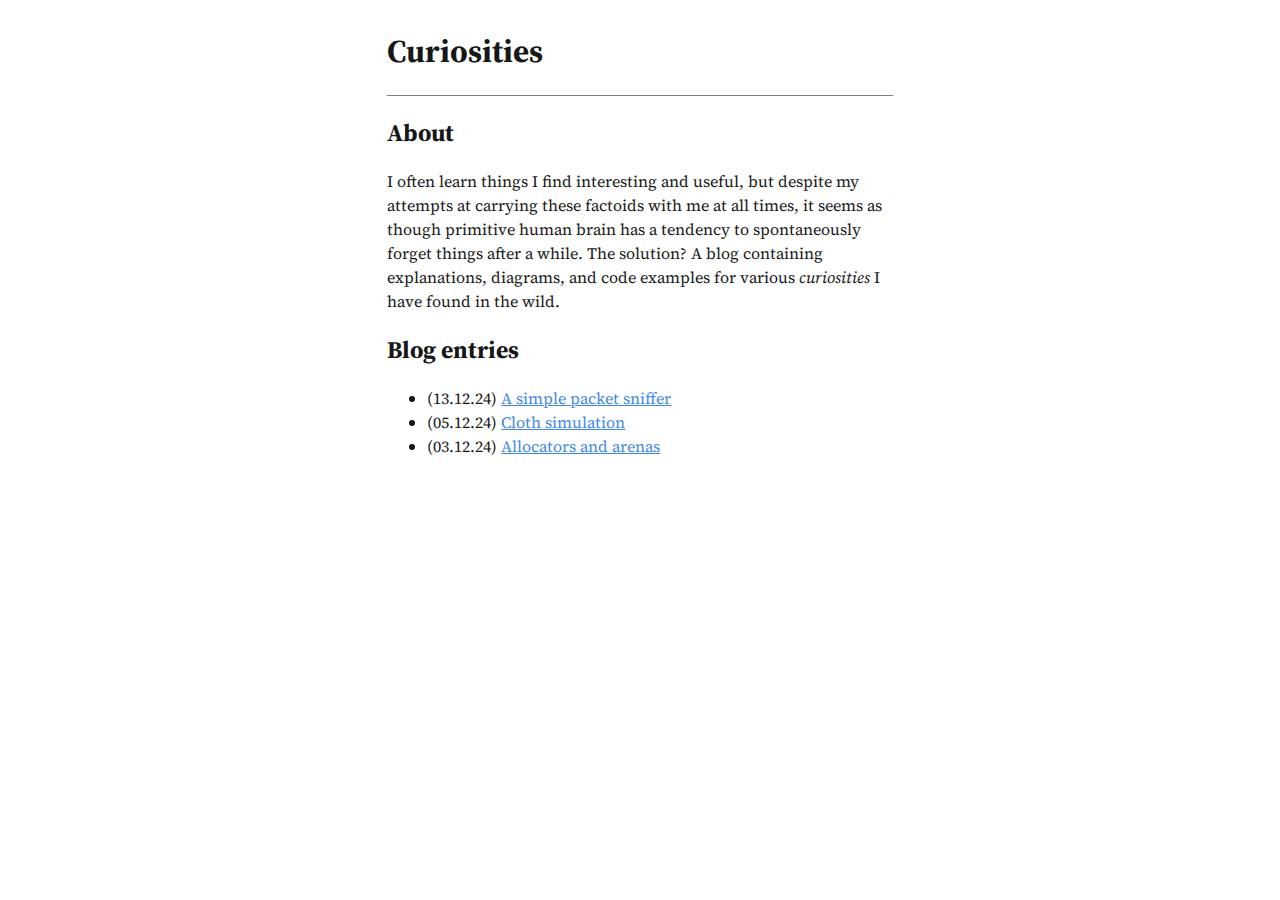
<file: index.html>
<!DOCTYPE html>
<html lang="en">
	<head>
		<meta charset="UTF-8" />
		<meta name="viewport" content="width=device-width, initial-scale=1.0" />
		<title>Curiosities</title>
		<link rel="stylesheet" href="templates/theme.css" />
		<link rel="stylesheet" href="templates/global.css" />

		<link rel="preconnect" href="https://fonts.googleapis.com" />
		<link rel="preconnect" href="https://fonts.gstatic.com" crossorigin />
		<link
			href="https://fonts.googleapis.com/css2?family=Fira+Code:wght@300..700&family=Prata&family=Source+Serif+4:ital,opsz,wght@0,8..60,200..900;1,8..60,200..900&display=swap"
			rel="stylesheet"
		/>
	</head>
	<body>
		<div class="center">
			<div class="nav">
				<h1>Curiosities</h1>
			</div>
			<h2>About</h2>
<p>I often learn things I find interesting and useful, but despite my attempts at carrying these factoids with me at all times, it seems as though primitive human brain has a tendency to spontaneously forget things after a while. The solution? A blog containing explanations, diagrams, and code examples for various <em>curiosities</em> I have found in the wild.</p>
<h2>Blog entries</h2>
<ul>
<li>(13.12.24) <a href="src/a-simple-packet-sniffer.html">A simple packet sniffer</a></li>
<li>(05.12.24) <a href="src/cloth-simulation.html">Cloth simulation</a></li>
<li>(03.12.24) <a href="src/allocators-and-arenas.html">Allocators and arenas</a></li>
</ul>

		</div>
	</body>
</html>
</file>
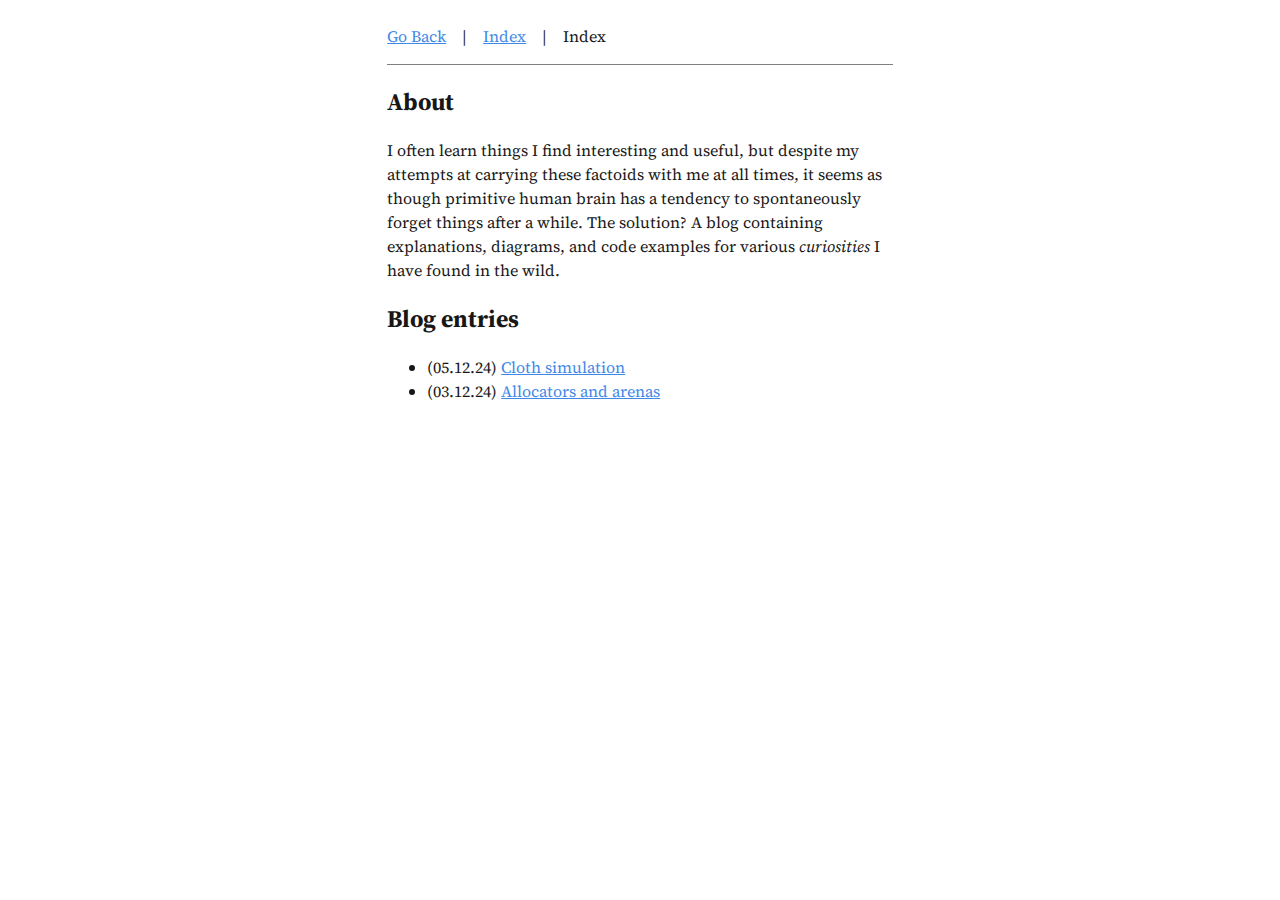
<file: src/index.html>
<!DOCTYPE html>
<html lang="en">
	<head>
		<meta charset="UTF-8" />
		<meta name="viewport" content="width=device-width, initial-scale=1.0" />
		<title>Index</title>
		<link rel="stylesheet" href="../templates/theme.css" />
		<link rel="stylesheet" href="../templates/global.css" />

		<link rel="preconnect" href="https://fonts.googleapis.com" />
		<link rel="preconnect" href="https://fonts.gstatic.com" crossorigin />
		<link
			href="https://fonts.googleapis.com/css2?family=Fira+Code:wght@300..700&family=Prata&family=Source+Serif+4:ital,opsz,wght@0,8..60,200..900;1,8..60,200..900&display=swap"
			rel="stylesheet"
		/>
	</head>
	<body>
		<div class="center">
			<div class="nav">
				<a href="javascript:history.back()">Go Back</a>
				<p>|</p>
				<a href="/curiosities">Index</a>
				<p>|</p>
				<p>Index</p>
			</div>
			<h2>About</h2>
<p>I often learn things I find interesting and useful, but despite my attempts at carrying these factoids with me at all times, it seems as though primitive human brain has a tendency to spontaneously forget things after a while. The solution? A blog containing explanations, diagrams, and code examples for various <em>curiosities</em> I have found in the wild.</p>
<h2>Blog entries</h2>
<ul>
<li>(05.12.24) <a href="src/cloth-simulation.html">Cloth simulation</a></li>
<li>(03.12.24) <a href="src/allocators-and-arenas.html">Allocators and arenas</a></li>
</ul>

		</div>
	</body>
</html>
</file>
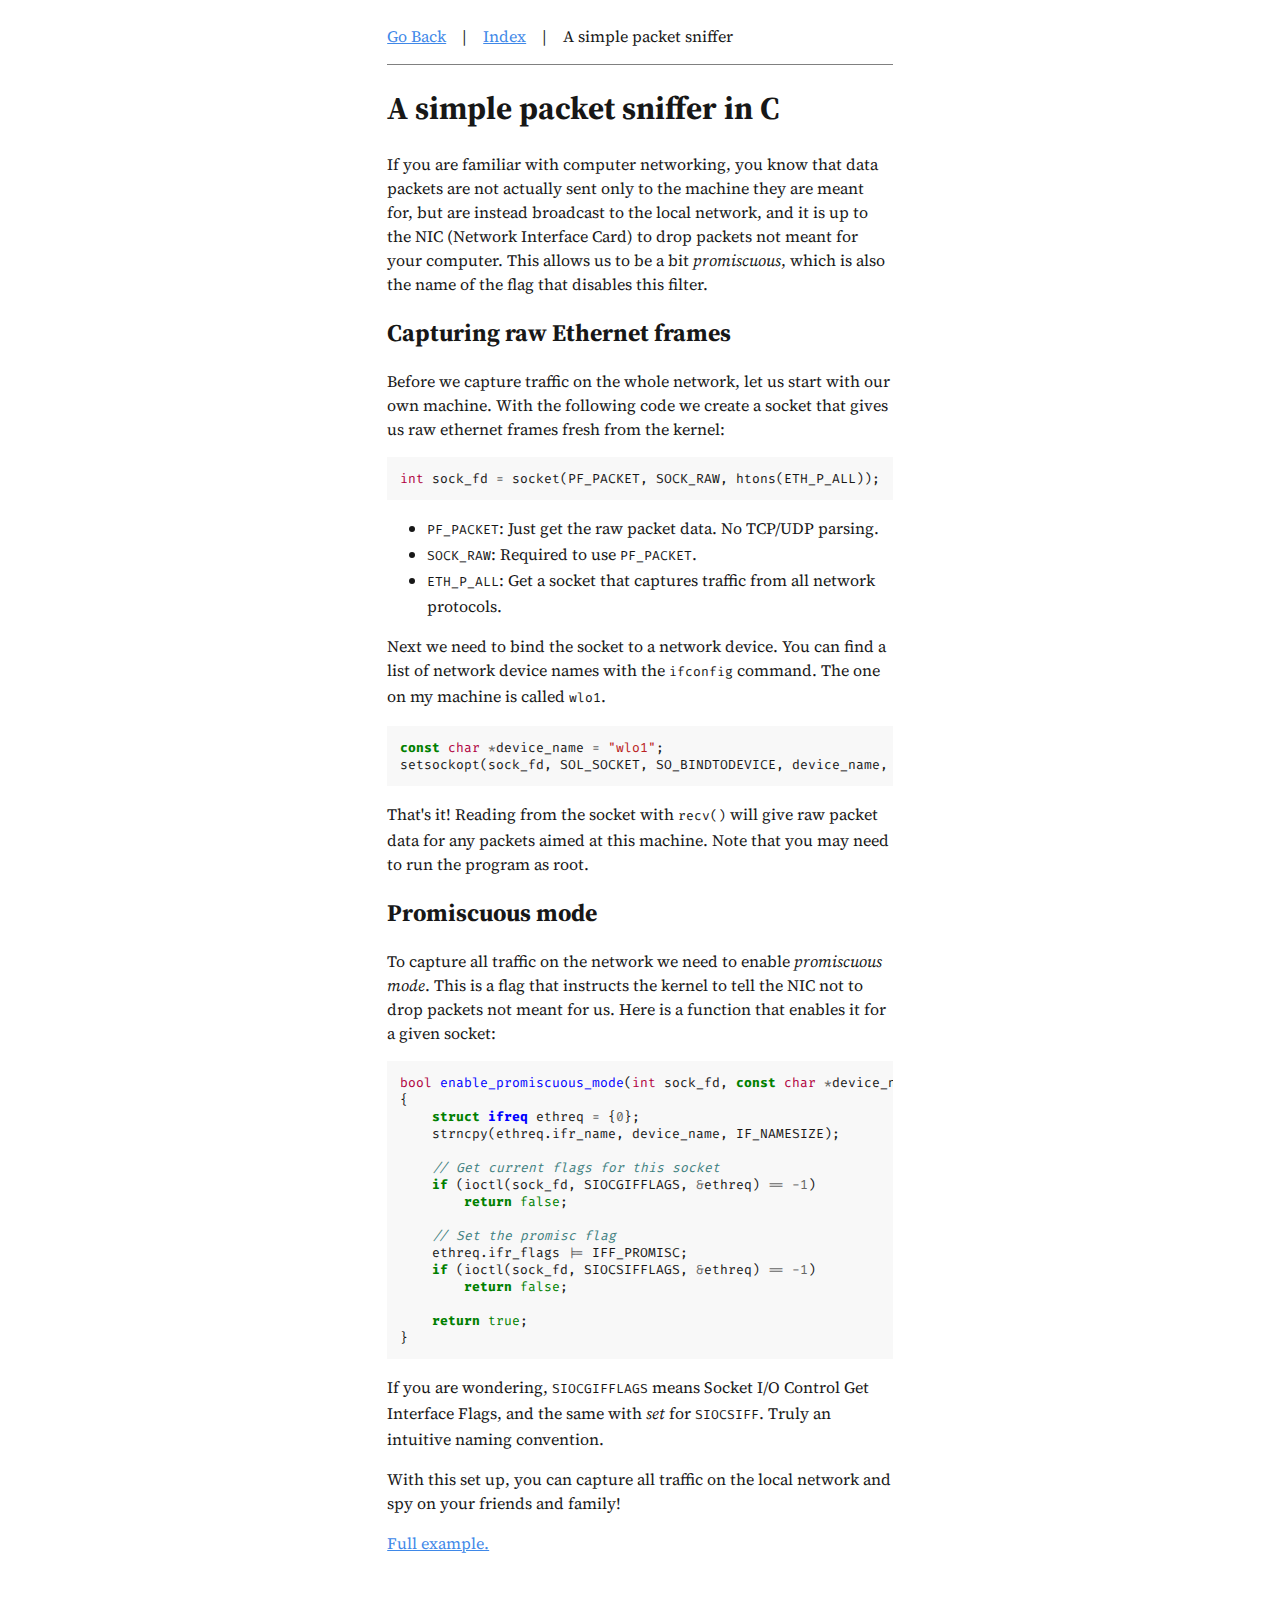
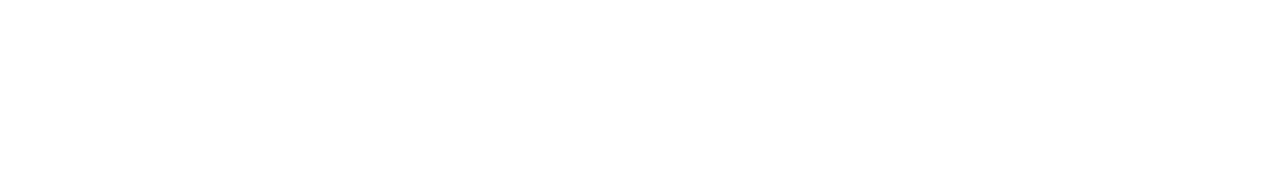
<file: src/a-simple-packet-sniffer.html>
<!DOCTYPE html>
<html lang="en">
	<head>
		<meta charset="UTF-8" />
		<meta name="viewport" content="width=device-width, initial-scale=1.0" />
		<title>A simple packet sniffer</title>
		<link rel="stylesheet" href="../templates/theme.css" />
		<link rel="stylesheet" href="../templates/global.css" />

		<link rel="preconnect" href="https://fonts.googleapis.com" />
		<link rel="preconnect" href="https://fonts.gstatic.com" crossorigin />
		<link
			href="https://fonts.googleapis.com/css2?family=Fira+Code:wght@300..700&family=Prata&family=Source+Serif+4:ital,opsz,wght@0,8..60,200..900;1,8..60,200..900&display=swap"
			rel="stylesheet"
		/>
	</head>
	<body>
		<div class="center">
			<div class="nav">
				<a href="javascript:history.back()">Go Back</a>
				<p>|</p>
				<a href="/curiosities">Index</a>
				<p>|</p>
				<p>A simple packet sniffer</p>
			</div>
			<h1>A simple packet sniffer in C</h1>
<p>If you are familiar with computer networking, you know that data packets are not actually sent only to the machine they are meant for, but are instead broadcast to the local network, and it is up to the NIC (Network Interface Card) to drop packets not meant for your computer. This allows us to be a bit <em>promiscuous</em>, which is also the name of the flag that disables this filter.</p>
<h2>Capturing raw Ethernet frames</h2>
<p>Before we capture traffic on the whole network, let us start with our own machine. With the following code we create a socket that gives us raw ethernet frames fresh from the kernel:</p>
<div class="highlight c"><pre><span></span><span class="kt">int</span><span class="w"> </span><span class="n">sock_fd</span><span class="w"> </span><span class="o">=</span><span class="w"> </span><span class="n">socket</span><span class="p">(</span><span class="n">PF_PACKET</span><span class="p">,</span><span class="w"> </span><span class="n">SOCK_RAW</span><span class="p">,</span><span class="w"> </span><span class="n">htons</span><span class="p">(</span><span class="n">ETH_P_ALL</span><span class="p">));</span><span class="w"></span>
</pre></div>
<ul>
<li><code>PF_PACKET</code>: Just get the raw packet data. No TCP/UDP parsing.</li>
<li><code>SOCK_RAW</code>: Required to use <code>PF_PACKET</code>.</li>
<li><code>ETH_P_ALL</code>: Get a socket that captures traffic from all network protocols.</li>
</ul>
<p>Next we need to bind the socket to a network device. You can find a list of network device names with the <code>ifconfig</code> command. The one on my machine is called <code>wlo1</code>.</p>
<div class="highlight c"><pre><span></span><span class="k">const</span><span class="w"> </span><span class="kt">char</span><span class="w"> </span><span class="o">*</span><span class="n">device_name</span><span class="w"> </span><span class="o">=</span><span class="w"> </span><span class="s">&quot;wlo1&quot;</span><span class="p">;</span><span class="w"></span>
<span class="n">setsockopt</span><span class="p">(</span><span class="n">sock_fd</span><span class="p">,</span><span class="w"> </span><span class="n">SOL_SOCKET</span><span class="p">,</span><span class="w"> </span><span class="n">SO_BINDTODEVICE</span><span class="p">,</span><span class="w"> </span><span class="n">device_name</span><span class="p">,</span><span class="w"> </span><span class="n">strlen</span><span class="p">(</span><span class="n">device_name</span><span class="p">)</span><span class="o">+</span><span class="mi">1</span><span class="p">);</span><span class="w"></span>
</pre></div>
<p>That's it! Reading from the socket with <code>recv()</code> will give raw packet data for any packets aimed at this machine. Note that you may need to run the program as root.</p>
<h2>Promiscuous mode</h2>
<p>To capture all traffic on the network we need to enable <em>promiscuous mode</em>. This is a flag that instructs the kernel to tell the NIC not to drop packets not meant for us. Here is a function that enables it for a given socket:</p>
<div class="highlight c"><pre><span></span><span class="kt">bool</span><span class="w"> </span><span class="nf">enable_promiscuous_mode</span><span class="p">(</span><span class="kt">int</span><span class="w"> </span><span class="n">sock_fd</span><span class="p">,</span><span class="w"> </span><span class="k">const</span><span class="w"> </span><span class="kt">char</span><span class="w"> </span><span class="o">*</span><span class="n">device_name</span><span class="p">)</span><span class="w"></span>
<span class="p">{</span><span class="w"></span>
<span class="w">    </span><span class="k">struct</span><span class="w"> </span><span class="nc">ifreq</span><span class="w"> </span><span class="n">ethreq</span><span class="w"> </span><span class="o">=</span><span class="w"> </span><span class="p">{</span><span class="mi">0</span><span class="p">};</span><span class="w"></span>
<span class="w">    </span><span class="n">strncpy</span><span class="p">(</span><span class="n">ethreq</span><span class="p">.</span><span class="n">ifr_name</span><span class="p">,</span><span class="w"> </span><span class="n">device_name</span><span class="p">,</span><span class="w"> </span><span class="n">IF_NAMESIZE</span><span class="p">);</span><span class="w"></span>

<span class="w">    </span><span class="c1">// Get current flags for this socket</span>
<span class="w">    </span><span class="k">if</span><span class="w"> </span><span class="p">(</span><span class="n">ioctl</span><span class="p">(</span><span class="n">sock_fd</span><span class="p">,</span><span class="w"> </span><span class="n">SIOCGIFFLAGS</span><span class="p">,</span><span class="w"> </span><span class="o">&amp;</span><span class="n">ethreq</span><span class="p">)</span><span class="w"> </span><span class="o">==</span><span class="w"> </span><span class="mi">-1</span><span class="p">)</span><span class="w"></span>
<span class="w">        </span><span class="k">return</span><span class="w"> </span><span class="nb">false</span><span class="p">;</span><span class="w"></span>

<span class="w">    </span><span class="c1">// Set the promisc flag</span>
<span class="w">    </span><span class="n">ethreq</span><span class="p">.</span><span class="n">ifr_flags</span><span class="w"> </span><span class="o">|=</span><span class="w"> </span><span class="n">IFF_PROMISC</span><span class="p">;</span><span class="w"></span>
<span class="w">    </span><span class="k">if</span><span class="w"> </span><span class="p">(</span><span class="n">ioctl</span><span class="p">(</span><span class="n">sock_fd</span><span class="p">,</span><span class="w"> </span><span class="n">SIOCSIFFLAGS</span><span class="p">,</span><span class="w"> </span><span class="o">&amp;</span><span class="n">ethreq</span><span class="p">)</span><span class="w"> </span><span class="o">==</span><span class="w"> </span><span class="mi">-1</span><span class="p">)</span><span class="w"></span>
<span class="w">        </span><span class="k">return</span><span class="w"> </span><span class="nb">false</span><span class="p">;</span><span class="w"></span>

<span class="w">    </span><span class="k">return</span><span class="w"> </span><span class="nb">true</span><span class="p">;</span><span class="w"></span>
<span class="p">}</span><span class="w"></span>
</pre></div>
<p>If you are wondering, <code>SIOCGIFFLAGS</code> means Socket I/O Control Get Interface Flags, and the same with <em>set</em> for <code>SIOCSIFF</code>. Truly an intuitive naming convention.</p>
<p>With this set up, you can capture all traffic on the local network and spy on your friends and family!</p>
<p><a href="https://gist.github.com/jesperkha/fc8f375fc5566b129f8899f86d9d01c9">Full example.</a></p>

		</div>
	</body>
</html>
</file>
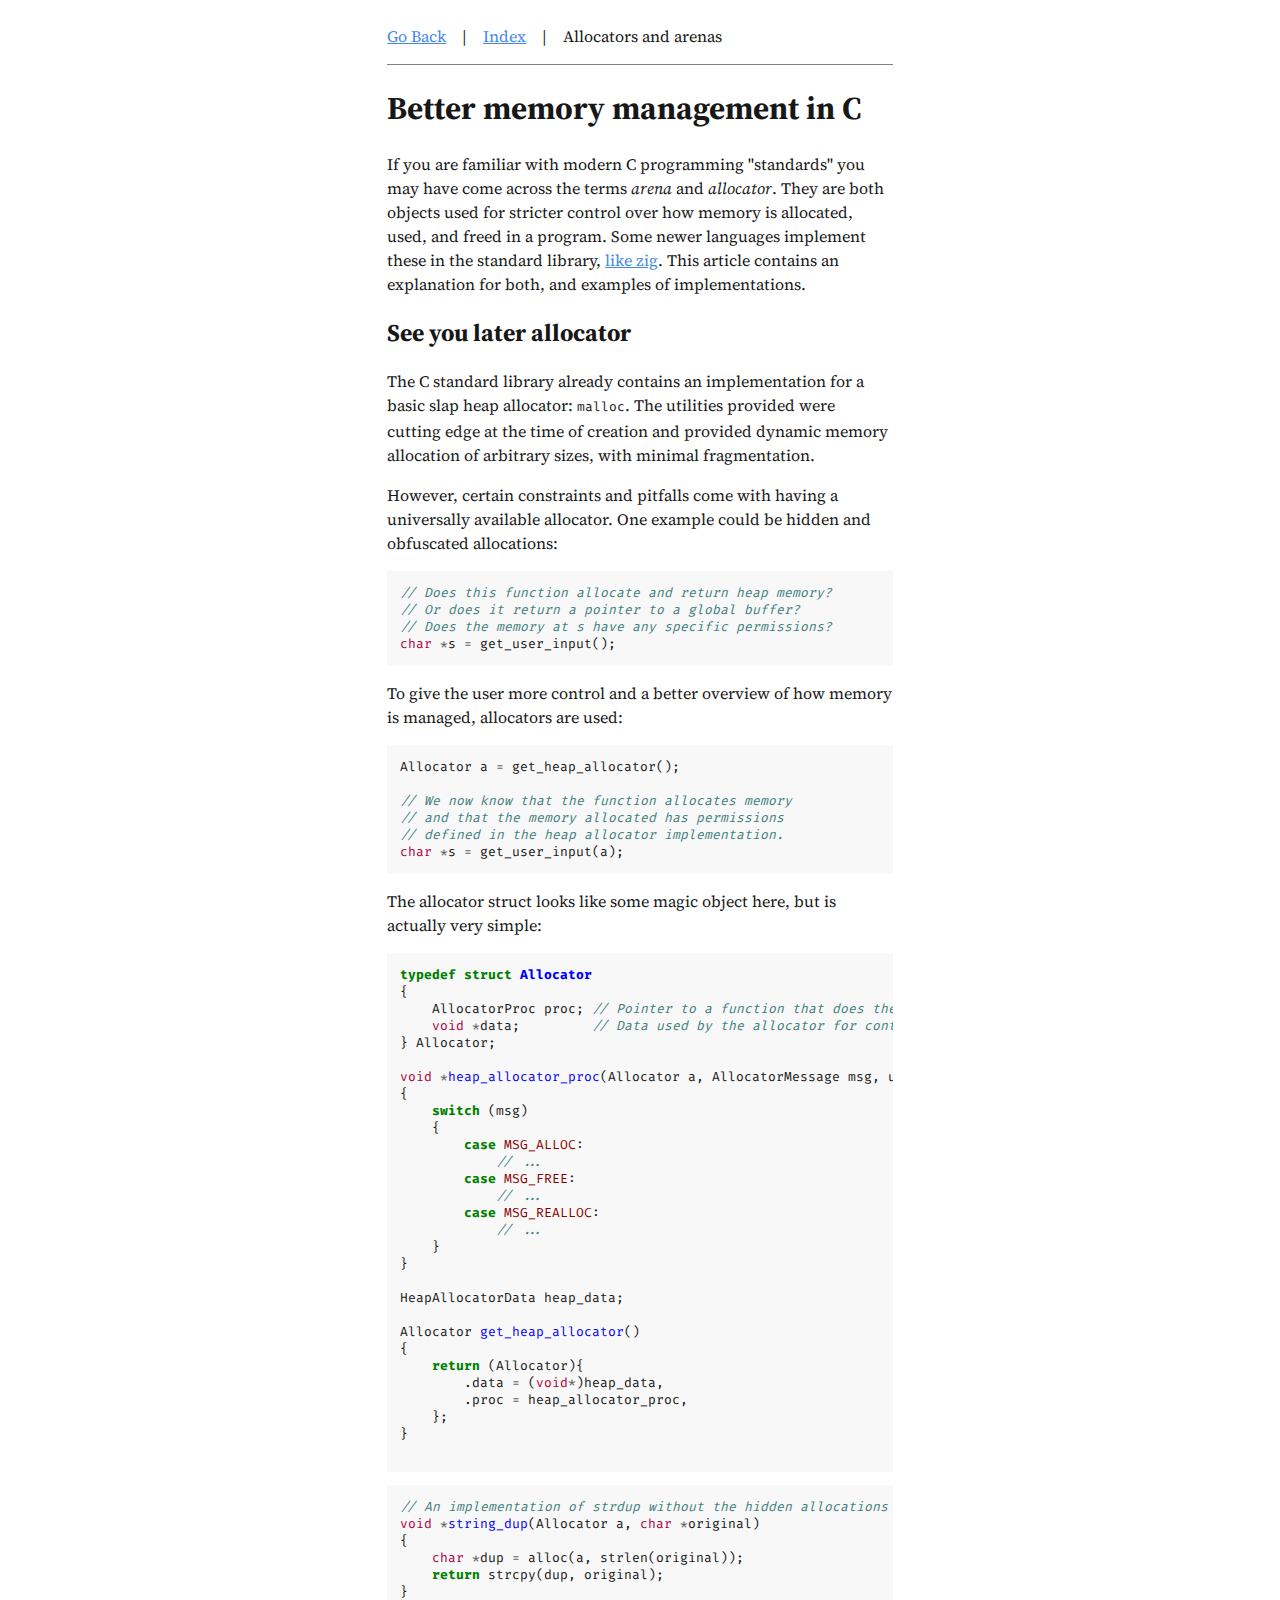
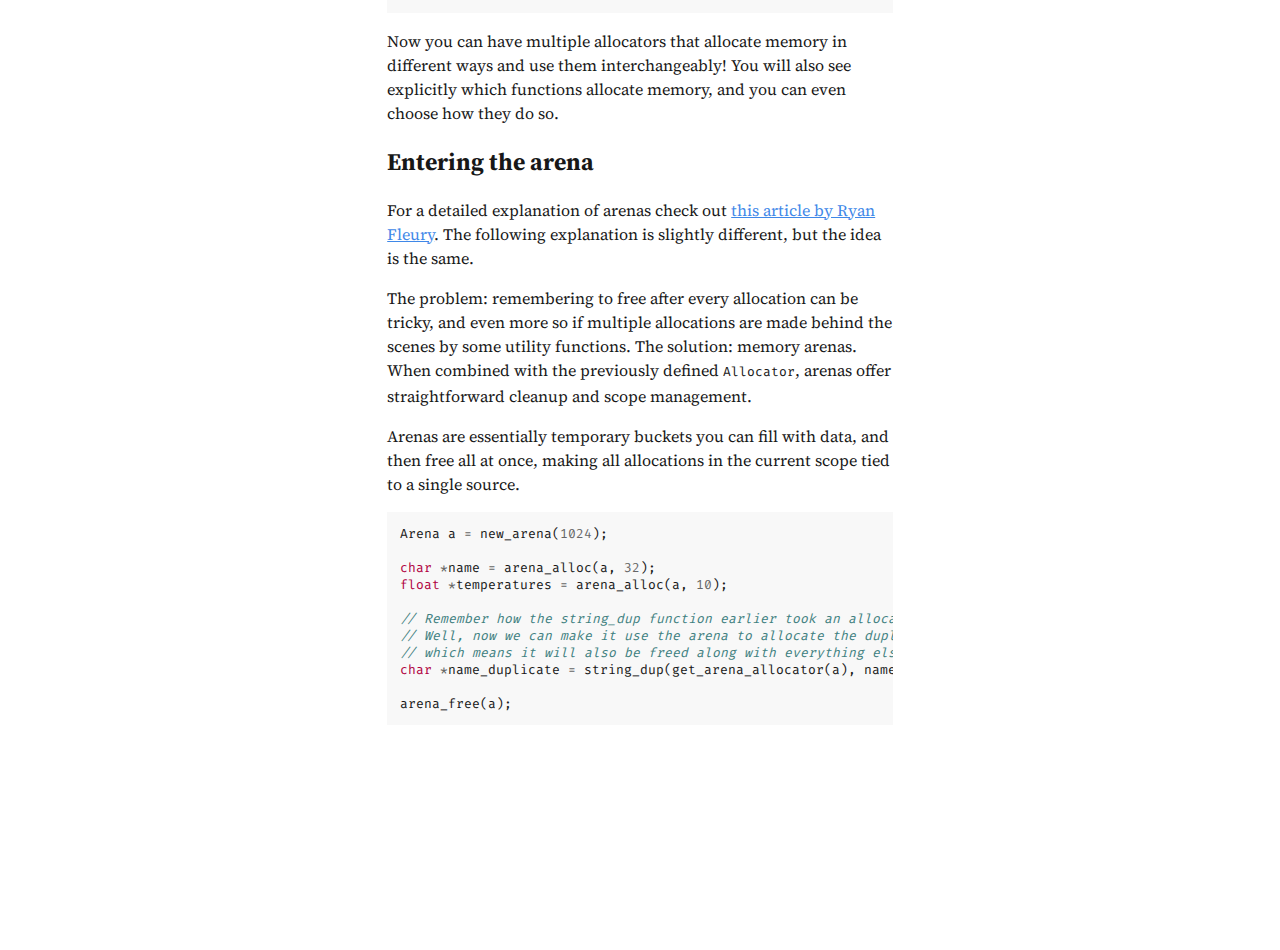
<file: src/allocators-and-arenas.html>
<!DOCTYPE html>
<html lang="en">
	<head>
		<meta charset="UTF-8" />
		<meta name="viewport" content="width=device-width, initial-scale=1.0" />
		<title>Allocators and arenas</title>
		<link rel="stylesheet" href="../templates/theme.css" />
		<link rel="stylesheet" href="../templates/global.css" />

		<link rel="preconnect" href="https://fonts.googleapis.com" />
		<link rel="preconnect" href="https://fonts.gstatic.com" crossorigin />
		<link
			href="https://fonts.googleapis.com/css2?family=Fira+Code:wght@300..700&family=Prata&family=Source+Serif+4:ital,opsz,wght@0,8..60,200..900;1,8..60,200..900&display=swap"
			rel="stylesheet"
		/>
	</head>
	<body>
		<div class="center">
			<div class="nav">
				<a href="javascript:history.back()">Go Back</a>
				<p>|</p>
				<a href="/curiosities">Index</a>
				<p>|</p>
				<p>Allocators and arenas</p>
			</div>
			<h1>Better memory management in C</h1>
<p>If you are familiar with modern C programming &quot;standards&quot; you may have come across the terms <em>arena</em> and <em>allocator</em>. They are both objects used for stricter control over how memory is allocated, used, and freed in a program. Some newer languages implement these in the standard library, <a href="https://zig.guide/standard-library/allocators/">like zig</a>. This article contains an explanation for both, and examples of implementations.</p>
<h2>See you later allocator</h2>
<p>The C standard library already contains an implementation for a basic slap heap allocator: <code>malloc</code>. The utilities provided were cutting edge at the time of creation and provided dynamic memory allocation of arbitrary sizes, with minimal fragmentation.</p>
<p>However, certain constraints and pitfalls come with having a universally available allocator. One example could be hidden and obfuscated allocations:</p>
<div class="highlight c"><pre><span></span><span class="c1">// Does this function allocate and return heap memory?</span>
<span class="c1">// Or does it return a pointer to a global buffer?</span>
<span class="c1">// Does the memory at s have any specific permissions?</span>
<span class="kt">char</span><span class="w"> </span><span class="o">*</span><span class="n">s</span><span class="w"> </span><span class="o">=</span><span class="w"> </span><span class="n">get_user_input</span><span class="p">();</span>
</pre></div>
<p>To give the user more control and a better overview of how memory is managed, allocators are used:</p>
<div class="highlight c"><pre><span></span><span class="n">Allocator</span><span class="w"> </span><span class="n">a</span><span class="w"> </span><span class="o">=</span><span class="w"> </span><span class="n">get_heap_allocator</span><span class="p">();</span>

<span class="c1">// We now know that the function allocates memory</span>
<span class="c1">// and that the memory allocated has permissions</span>
<span class="c1">// defined in the heap allocator implementation.</span>
<span class="kt">char</span><span class="w"> </span><span class="o">*</span><span class="n">s</span><span class="w"> </span><span class="o">=</span><span class="w"> </span><span class="n">get_user_input</span><span class="p">(</span><span class="n">a</span><span class="p">);</span>
</pre></div>
<p>The allocator struct looks like some magic object here, but is actually very simple:</p>
<div class="highlight c"><pre><span></span><span class="k">typedef</span><span class="w"> </span><span class="k">struct</span><span class="w"> </span><span class="nc">Allocator</span>
<span class="p">{</span>
<span class="w">    </span><span class="n">AllocatorProc</span><span class="w"> </span><span class="n">proc</span><span class="p">;</span><span class="w"> </span><span class="c1">// Pointer to a function that does the allocation</span>
<span class="w">    </span><span class="kt">void</span><span class="w"> </span><span class="o">*</span><span class="n">data</span><span class="p">;</span><span class="w">         </span><span class="c1">// Data used by the allocator for context</span>
<span class="p">}</span><span class="w"> </span><span class="n">Allocator</span><span class="p">;</span>

<span class="kt">void</span><span class="w"> </span><span class="o">*</span><span class="nf">heap_allocator_proc</span><span class="p">(</span><span class="n">Allocator</span><span class="w"> </span><span class="n">a</span><span class="p">,</span><span class="w"> </span><span class="n">AllocatorMessage</span><span class="w"> </span><span class="n">msg</span><span class="p">,</span><span class="w"> </span><span class="n">u64</span><span class="w"> </span><span class="n">size</span><span class="p">,</span><span class="w"> </span><span class="p">...)</span>
<span class="p">{</span>
<span class="w">    </span><span class="k">switch</span><span class="w"> </span><span class="p">(</span><span class="n">msg</span><span class="p">)</span>
<span class="w">    </span><span class="p">{</span>
<span class="w">        </span><span class="k">case</span><span class="w"> </span><span class="no">MSG_ALLOC</span><span class="p">:</span>
<span class="w">            </span><span class="c1">// ...</span>
<span class="w">        </span><span class="k">case</span><span class="w"> </span><span class="no">MSG_FREE</span><span class="p">:</span>
<span class="w">            </span><span class="c1">// ...</span>
<span class="w">        </span><span class="k">case</span><span class="w"> </span><span class="no">MSG_REALLOC</span><span class="p">:</span>
<span class="w">            </span><span class="c1">// ...</span>
<span class="w">    </span><span class="p">}</span>
<span class="p">}</span>

<span class="n">HeapAllocatorData</span><span class="w"> </span><span class="n">heap_data</span><span class="p">;</span>

<span class="n">Allocator</span><span class="w"> </span><span class="nf">get_heap_allocator</span><span class="p">()</span>
<span class="p">{</span>
<span class="w">    </span><span class="k">return</span><span class="w"> </span><span class="p">(</span><span class="n">Allocator</span><span class="p">){</span>
<span class="w">        </span><span class="p">.</span><span class="n">data</span><span class="w"> </span><span class="o">=</span><span class="w"> </span><span class="p">(</span><span class="kt">void</span><span class="o">*</span><span class="p">)</span><span class="n">heap_data</span><span class="p">,</span>
<span class="w">        </span><span class="p">.</span><span class="n">proc</span><span class="w"> </span><span class="o">=</span><span class="w"> </span><span class="n">heap_allocator_proc</span><span class="p">,</span>
<span class="w">    </span><span class="p">};</span>
<span class="p">}</span>

</pre></div>
<div class="highlight c"><pre><span></span><span class="c1">// An implementation of strdup without the hidden allocations</span>
<span class="kt">void</span><span class="w"> </span><span class="o">*</span><span class="nf">string_dup</span><span class="p">(</span><span class="n">Allocator</span><span class="w"> </span><span class="n">a</span><span class="p">,</span><span class="w"> </span><span class="kt">char</span><span class="w"> </span><span class="o">*</span><span class="n">original</span><span class="p">)</span>
<span class="p">{</span>
<span class="w">    </span><span class="kt">char</span><span class="w"> </span><span class="o">*</span><span class="n">dup</span><span class="w"> </span><span class="o">=</span><span class="w"> </span><span class="n">alloc</span><span class="p">(</span><span class="n">a</span><span class="p">,</span><span class="w"> </span><span class="n">strlen</span><span class="p">(</span><span class="n">original</span><span class="p">));</span>
<span class="w">    </span><span class="k">return</span><span class="w"> </span><span class="n">strcpy</span><span class="p">(</span><span class="n">dup</span><span class="p">,</span><span class="w"> </span><span class="n">original</span><span class="p">);</span>
<span class="p">}</span>
</pre></div>
<p>Now you can have multiple allocators that allocate memory in different ways and use them interchangeably! You will also see explicitly which functions allocate memory, and you can even choose how they do so.</p>
<h2>Entering the arena</h2>
<p>For a detailed explanation of arenas check out <a href="https://www.rfleury.com/p/untangling-lifetimes-the-arena-allocator">this article by Ryan Fleury</a>. The following explanation is slightly different, but the idea is the same.</p>
<p>The problem: remembering to free after every allocation can be tricky, and even more so if multiple allocations are made behind the scenes by some utility functions. The solution: memory arenas. When combined with the previously defined <code>Allocator</code>, arenas offer straightforward cleanup and scope management.</p>
<p>Arenas are essentially temporary buckets you can fill with data, and then free all at once, making all allocations in the current scope tied to a single source.</p>
<div class="highlight c"><pre><span></span><span class="n">Arena</span><span class="w"> </span><span class="n">a</span><span class="w"> </span><span class="o">=</span><span class="w"> </span><span class="n">new_arena</span><span class="p">(</span><span class="mi">1024</span><span class="p">);</span>

<span class="kt">char</span><span class="w"> </span><span class="o">*</span><span class="n">name</span><span class="w"> </span><span class="o">=</span><span class="w"> </span><span class="n">arena_alloc</span><span class="p">(</span><span class="n">a</span><span class="p">,</span><span class="w"> </span><span class="mi">32</span><span class="p">);</span>
<span class="kt">float</span><span class="w"> </span><span class="o">*</span><span class="n">temperatures</span><span class="w"> </span><span class="o">=</span><span class="w"> </span><span class="n">arena_alloc</span><span class="p">(</span><span class="n">a</span><span class="p">,</span><span class="w"> </span><span class="mi">10</span><span class="p">);</span>

<span class="c1">// Remember how the string_dup function earlier took an allocator as a parameter?</span>
<span class="c1">// Well, now we can make it use the arena to allocate the duplicate string,</span>
<span class="c1">// which means it will also be freed along with everything else.</span>
<span class="kt">char</span><span class="w"> </span><span class="o">*</span><span class="n">name_duplicate</span><span class="w"> </span><span class="o">=</span><span class="w"> </span><span class="n">string_dup</span><span class="p">(</span><span class="n">get_arena_allocator</span><span class="p">(</span><span class="n">a</span><span class="p">),</span><span class="w"> </span><span class="n">name</span><span class="p">);</span>

<span class="n">arena_free</span><span class="p">(</span><span class="n">a</span><span class="p">);</span>
</pre></div>

		</div>
	</body>
</html>
</file>
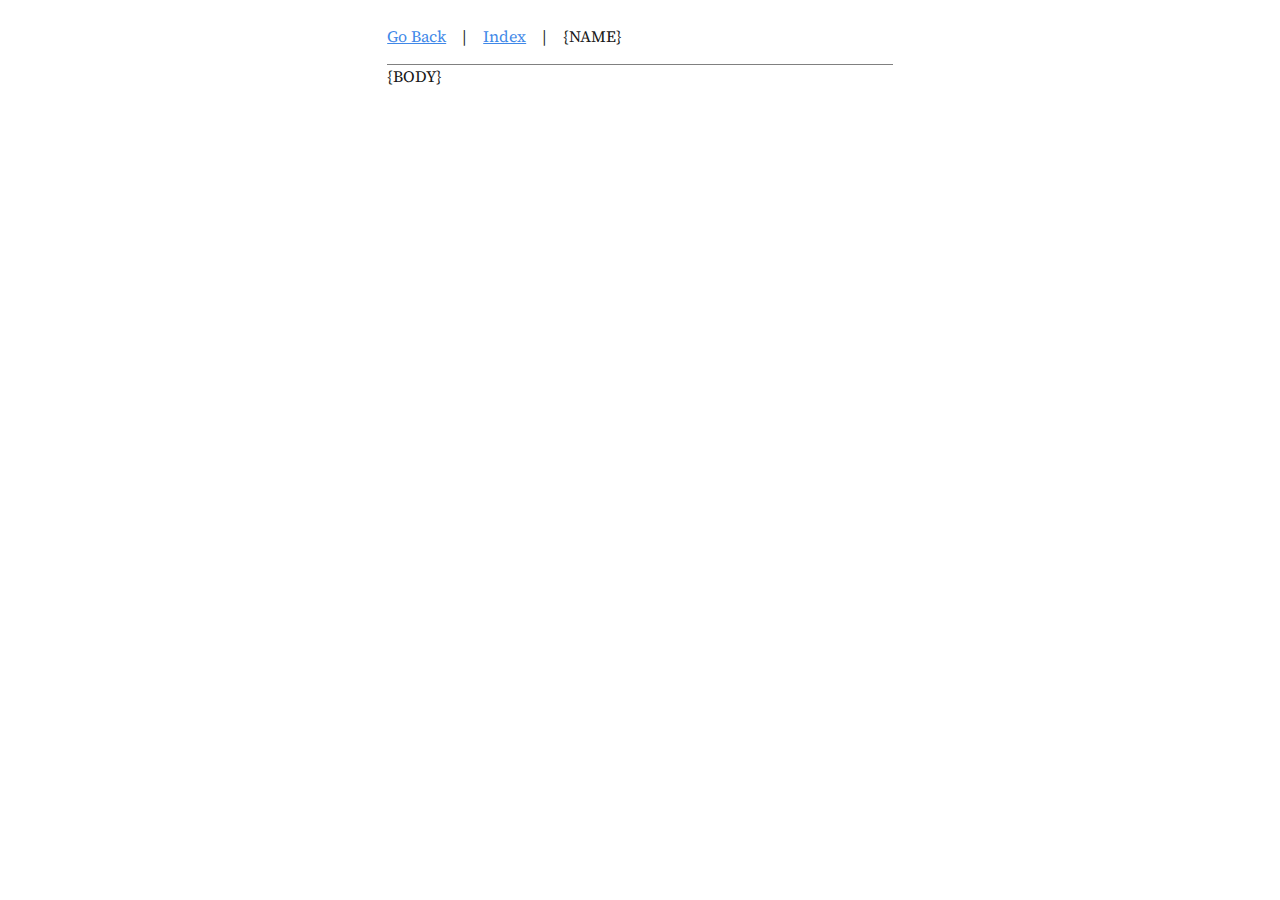
<file: templates/page.html>
<!DOCTYPE html>
<html lang="en">
	<head>
		<meta charset="UTF-8" />
		<meta name="viewport" content="width=device-width, initial-scale=1.0" />
		<title>{NAME}</title>
		<link rel="stylesheet" href="../templates/theme.css" />
		<link rel="stylesheet" href="../templates/global.css" />

		<link rel="preconnect" href="https://fonts.googleapis.com" />
		<link rel="preconnect" href="https://fonts.gstatic.com" crossorigin />
		<link
			href="https://fonts.googleapis.com/css2?family=Fira+Code:wght@300..700&family=Prata&family=Source+Serif+4:ital,opsz,wght@0,8..60,200..900;1,8..60,200..900&display=swap"
			rel="stylesheet"
		/>
	</head>
	<body>
		<div class="center">
			<div class="nav">
				<a href="javascript:history.back()">Go Back</a>
				<p>|</p>
				<a href="/curiosities">Index</a>
				<p>|</p>
				<p>{NAME}</p>
			</div>
			{BODY}
		</div>
	</body>
</html>
</file>
<file: templates/theme.css>
.highlight .hll {
	background-color: #ffffcc;
}
.highlight {
	background: #f8f8f8;
}
.highlight .c {
	color: #408080;
	font-style: italic;
} /* Comment */
.highlight .err {
	border: 1px solid #ff0000;
} /* Error */
.highlight .k {
	color: #008000;
	font-weight: bold;
} /* Keyword */
.highlight .o {
	color: #666666;
} /* Operator */
.highlight .ch {
	color: #408080;
	font-style: italic;
} /* Comment.Hashbang */
.highlight .cm {
	color: #408080;
	font-style: italic;
} /* Comment.Multiline */
.highlight .cp {
	color: #bc7a00;
} /* Comment.Preproc */
.highlight .cpf {
	color: #408080;
	font-style: italic;
} /* Comment.PreprocFile */
.highlight .c1 {
	color: #408080;
	font-style: italic;
} /* Comment.Single */
.highlight .cs {
	color: #408080;
	font-style: italic;
} /* Comment.Special */
.highlight .gd {
	color: #a00000;
} /* Generic.Deleted */
.highlight .ge {
	font-style: italic;
} /* Generic.Emph */
.highlight .gr {
	color: #ff0000;
} /* Generic.Error */
.highlight .gh {
	color: #000080;
	font-weight: bold;
} /* Generic.Heading */
.highlight .gi {
	color: #00a000;
} /* Generic.Inserted */
.highlight .go {
	color: #888888;
} /* Generic.Output */
.highlight .gp {
	color: #000080;
	font-weight: bold;
} /* Generic.Prompt */
.highlight .gs {
	font-weight: bold;
} /* Generic.Strong */
.highlight .gu {
	color: #800080;
	font-weight: bold;
} /* Generic.Subheading */
.highlight .gt {
	color: #0044dd;
} /* Generic.Traceback */
.highlight .kc {
	color: #008000;
	font-weight: bold;
} /* Keyword.Constant */
.highlight .kd {
	color: #008000;
	font-weight: bold;
} /* Keyword.Declaration */
.highlight .kn {
	color: #008000;
	font-weight: bold;
} /* Keyword.Namespace */
.highlight .kp {
	color: #008000;
} /* Keyword.Pseudo */
.highlight .kr {
	color: #008000;
	font-weight: bold;
} /* Keyword.Reserved */
.highlight .kt {
	color: #b00040;
} /* Keyword.Type */
.highlight .m {
	color: #666666;
} /* Literal.Number */
.highlight .s {
	color: #ba2121;
} /* Literal.String */
.highlight .na {
	color: #7d9029;
} /* Name.Attribute */
.highlight .nb {
	color: #008000;
} /* Name.Builtin */
.highlight .nc {
	color: #0000ff;
	font-weight: bold;
} /* Name.Class */
.highlight .no {
	color: #880000;
} /* Name.Constant */
.highlight .nd {
	color: #aa22ff;
} /* Name.Decorator */
.highlight .ni {
	color: #999999;
	font-weight: bold;
} /* Name.Entity */
.highlight .ne {
	color: #d2413a;
	font-weight: bold;
} /* Name.Exception */
.highlight .nf {
	color: #0000ff;
} /* Name.Function */
.highlight .nl {
	color: #a0a000;
} /* Name.Label */
.highlight .nn {
	color: #0000ff;
	font-weight: bold;
} /* Name.Namespace */
.highlight .nt {
	color: #008000;
	font-weight: bold;
} /* Name.Tag */
.highlight .nv {
	color: #19177c;
} /* Name.Variable */
.highlight .ow {
	color: #aa22ff;
	font-weight: bold;
} /* Operator.Word */
.highlight .w {
	color: #bbbbbb;
} /* Text.Whitespace */
.highlight .mb {
	color: #666666;
} /* Literal.Number.Bin */
.highlight .mf {
	color: #666666;
} /* Literal.Number.Float */
.highlight .mh {
	color: #666666;
} /* Literal.Number.Hex */
.highlight .mi {
	color: #666666;
} /* Literal.Number.Integer */
.highlight .mo {
	color: #666666;
} /* Literal.Number.Oct */
.highlight .sa {
	color: #ba2121;
} /* Literal.String.Affix */
.highlight .sb {
	color: #ba2121;
} /* Literal.String.Backtick */
.highlight .sc {
	color: #ba2121;
} /* Literal.String.Char */
.highlight .dl {
	color: #ba2121;
} /* Literal.String.Delimiter */
.highlight .sd {
	color: #ba2121;
	font-style: italic;
} /* Literal.String.Doc */
.highlight .s2 {
	color: #ba2121;
} /* Literal.String.Double */
.highlight .se {
	color: #bb6622;
	font-weight: bold;
} /* Literal.String.Escape */
.highlight .sh {
	color: #ba2121;
} /* Literal.String.Heredoc */
.highlight .si {
	color: #bb6688;
	font-weight: bold;
} /* Literal.String.Interpol */
.highlight .sx {
	color: #008000;
} /* Literal.String.Other */
.highlight .sr {
	color: #bb6688;
} /* Literal.String.Regex */
.highlight .s1 {
	color: #ba2121;
} /* Literal.String.Single */
.highlight .ss {
	color: #19177c;
} /* Literal.String.Symbol */
.highlight .bp {
	color: #008000;
} /* Name.Builtin.Pseudo */
.highlight .fm {
	color: #0000ff;
} /* Name.Function.Magic */
.highlight .vc {
	color: #19177c;
} /* Name.Variable.Class */
.highlight .vg {
	color: #19177c;
} /* Name.Variable.Global */
.highlight .vi {
	color: #19177c;
} /* Name.Variable.Instance */
.highlight .vm {
	color: #19177c;
} /* Name.Variable.Magic */
.highlight .il {
	color: #666666;
} /* Literal.Number.Integer.Long */
</file>
<file: templates/global.css>
.center {
	margin: auto;
	width: 40%;
	font-family: "Source Serif 4", serif;
	font-optical-sizing: auto;
	color: #171717;
	margin-bottom: 25vh;
}

@media screen and (max-width: 1000px) {
	.center {
		width: 90%;
	}
}

p,
li {
	line-height: 150%;
}

pre,
code {
	font-family: "Fira Code", arial;
	font-size: small;
	overflow-x: auto;
}

pre {
	padding: 1em;
}

a {
	color: #3f88e8;
}

img {
	margin: auto;
	max-width: 100%;
	padding: 1em;
	min-width: 20%;
}

.nav {
	width: 100%;
	display: flex;
	align-items: center;
	gap: 1em;
	border-bottom: 1px solid gray;
}
</file>
